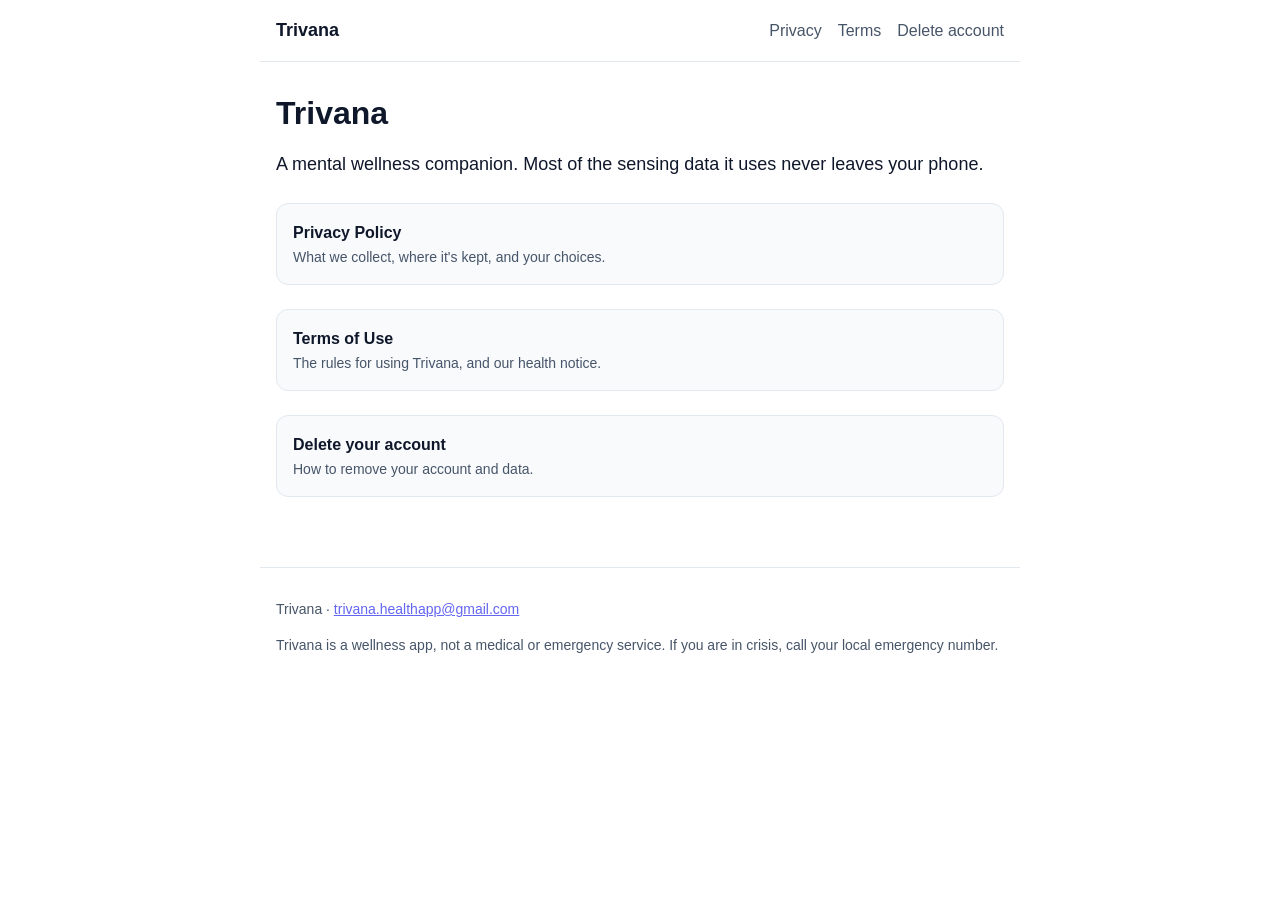
<file: index.html>
<!doctype html>
<html lang="en">
<head>
  <meta charset="utf-8">
  <meta name="viewport" content="width=device-width, initial-scale=1">
  <title>Trivana – Trivana</title>
  <meta name="description" content="Trivana privacy policy, terms of use and account deletion.">
  <link rel="stylesheet" href="styles.css">
</head>
<body>

  <nav class="nav">
    <a href="index.html" class="brand">Trivana</a>
    <div class="links">
      <a href="privacy-policy.html">Privacy</a>
      <a href="terms.html">Terms</a>
      <a href="delete-account.html">Delete account</a>
    </div>
  </nav>
  <main>
    <h1>Trivana</h1>
    <p class="lead">A mental wellness companion. Most of the sensing data it uses never leaves your phone.</p>
    <ul class="cards">
      <li><a href="privacy-policy.html"><strong>Privacy Policy</strong><span>What we collect, where it's kept, and your choices.</span></a></li>
      <li><a href="terms.html"><strong>Terms of Use</strong><span>The rules for using Trivana, and our health notice.</span></a></li>
      <li><a href="delete-account.html"><strong>Delete your account</strong><span>How to remove your account and data.</span></a></li>
    </ul>
  </main>
  <footer>
    <p>Trivana · <a href="mailto:trivana.healthapp@gmail.com">trivana.healthapp@gmail.com</a></p>
    <p class="muted">Trivana is a wellness app, not a medical or emergency service. If you are in crisis, call your local emergency number.</p>
  </footer>
</body>
</html>
</file>
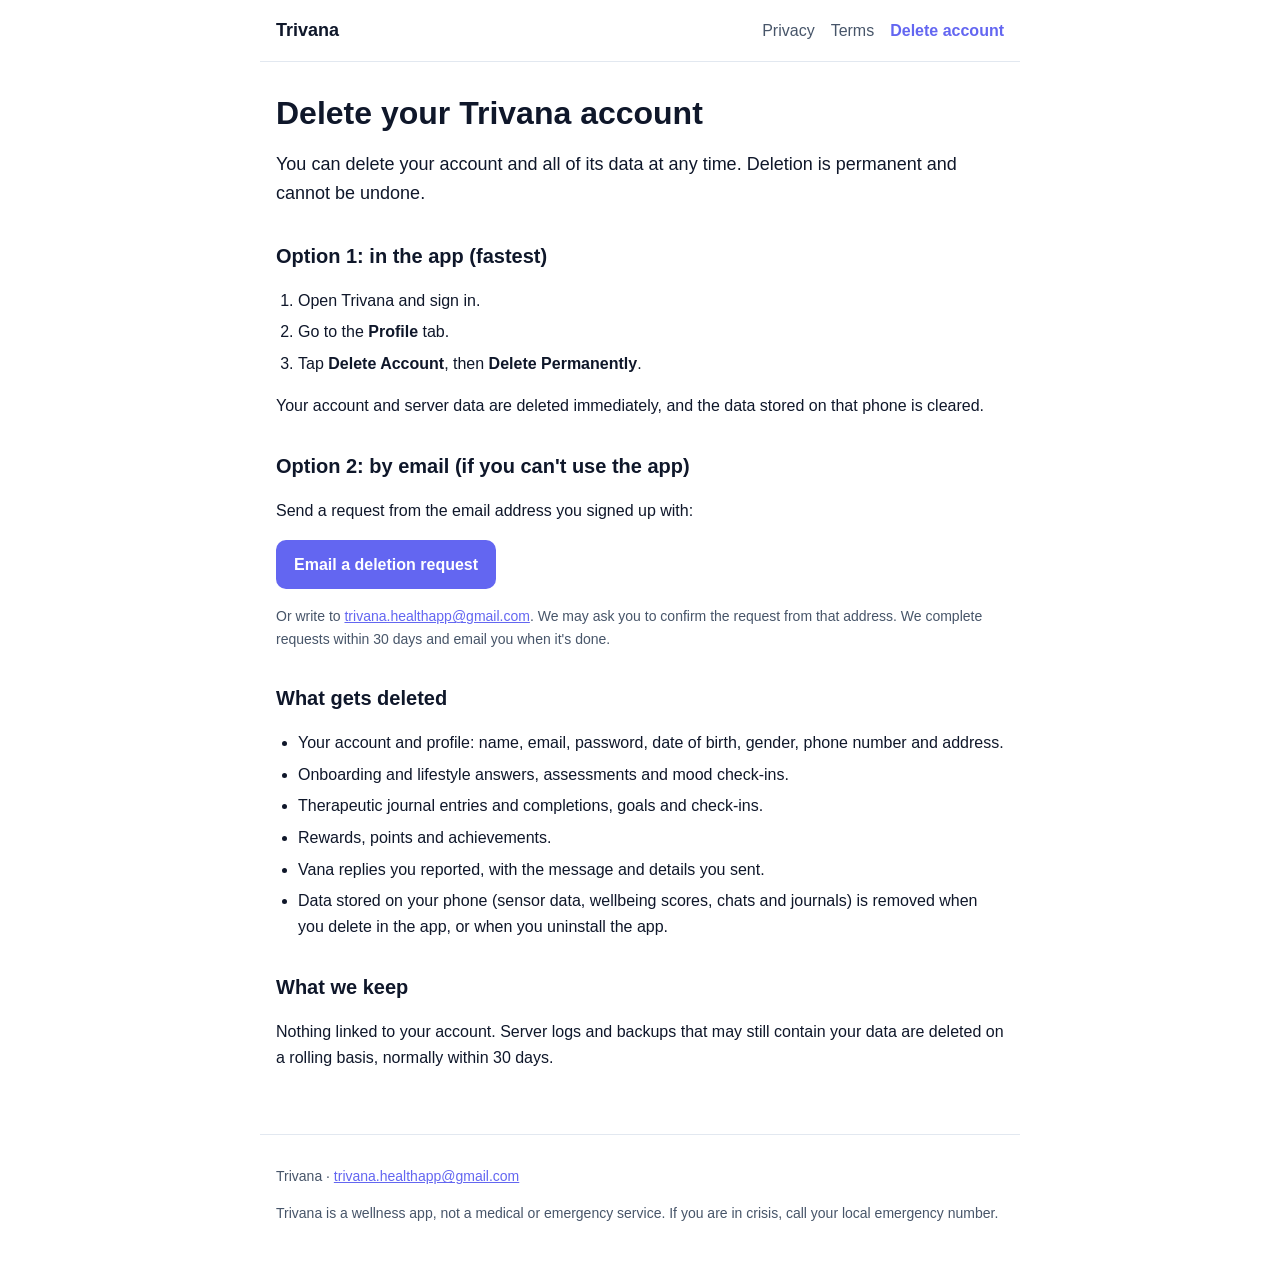
<file: delete-account.html>
<!doctype html>
<html lang="en">
<head>
  <meta charset="utf-8">
  <meta name="viewport" content="width=device-width, initial-scale=1">
  <title>Delete your account – Trivana</title>
  <meta name="description" content="How to delete your Trivana account and data.">
  <link rel="stylesheet" href="styles.css">
</head>
<body>

  <nav class="nav">
    <a href="index.html" class="brand">Trivana</a>
    <div class="links">
      <a href="privacy-policy.html">Privacy</a>
      <a href="terms.html">Terms</a>
      <a href="delete-account.html" aria-current="page">Delete account</a>
    </div>
  </nav>
  <main>
    <h1>Delete your Trivana account</h1>
    <p class="lead">You can delete your account and all of its data at any time. Deletion is permanent and cannot be undone.</p>

    <section>
      <h2>Option 1: in the app (fastest)</h2>
      <ol>
        <li>Open Trivana and sign in.</li>
        <li>Go to the <strong>Profile</strong> tab.</li>
        <li>Tap <strong>Delete Account</strong>, then <strong>Delete Permanently</strong>.</li>
      </ol>
      <p>Your account and server data are deleted immediately, and the data stored on that phone is cleared.</p>
    </section>

    <section>
      <h2>Option 2: by email (if you can't use the app)</h2>
      <p>Send a request from the email address you signed up with:</p>
      <p><a class="button" href="mailto:trivana.healthapp@gmail.com?subject=Trivana%20account%20deletion%20request&amp;body=Please%20delete%20my%20account%20and%20all%20associated%20data.%0A%0AEmail%20address%20on%20the%20account%3A%20%0AName%20on%20the%20account%3A%20%0A">Email a deletion request</a></p>
      <p class="muted">Or write to <a href="mailto:trivana.healthapp@gmail.com">trivana.healthapp@gmail.com</a>. We may ask you to confirm the request from that address. We complete requests within 30 days and email you when it's done.</p>
    </section>

    <section>
      <h2>What gets deleted</h2>
      <ul>
        <li>Your account and profile: name, email, password, date of birth, gender, phone number and address.</li>
        <li>Onboarding and lifestyle answers, assessments and mood check-ins.</li>
        <li>Therapeutic journal entries and completions, goals and check-ins.</li>
        <li>Rewards, points and achievements.</li>
        <li>Vana replies you reported, with the message and details you sent.</li>
        <li>Data stored on your phone (sensor data, wellbeing scores, chats and journals) is removed when you delete in the app, or when you uninstall the app.</li>
      </ul>
    </section>

    <section>
      <h2>What we keep</h2>
      <p>Nothing linked to your account. Server logs and backups that may still contain your data are deleted on a rolling basis, normally within 30 days.</p>
    </section>
  </main>
  <footer>
    <p>Trivana · <a href="mailto:trivana.healthapp@gmail.com">trivana.healthapp@gmail.com</a></p>
    <p class="muted">Trivana is a wellness app, not a medical or emergency service. If you are in crisis, call your local emergency number.</p>
  </footer>
</body>
</html>
</file>
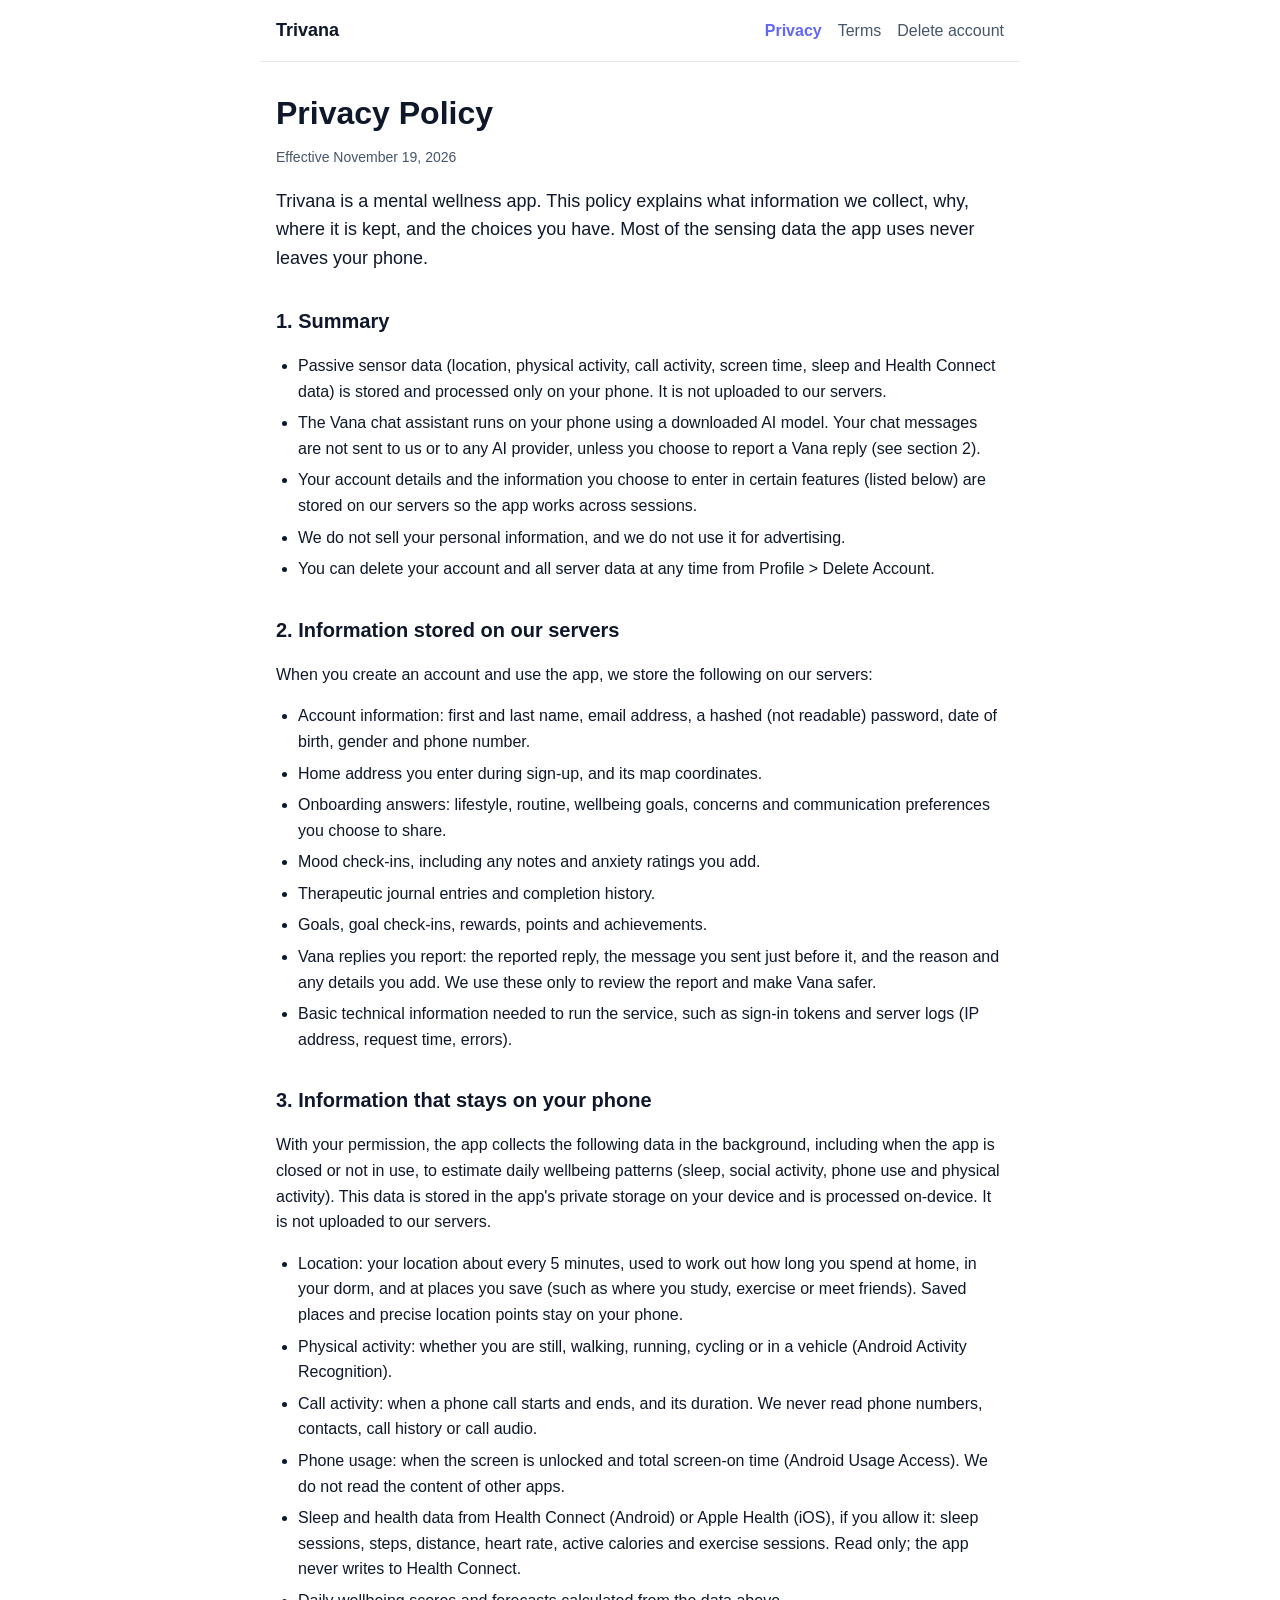
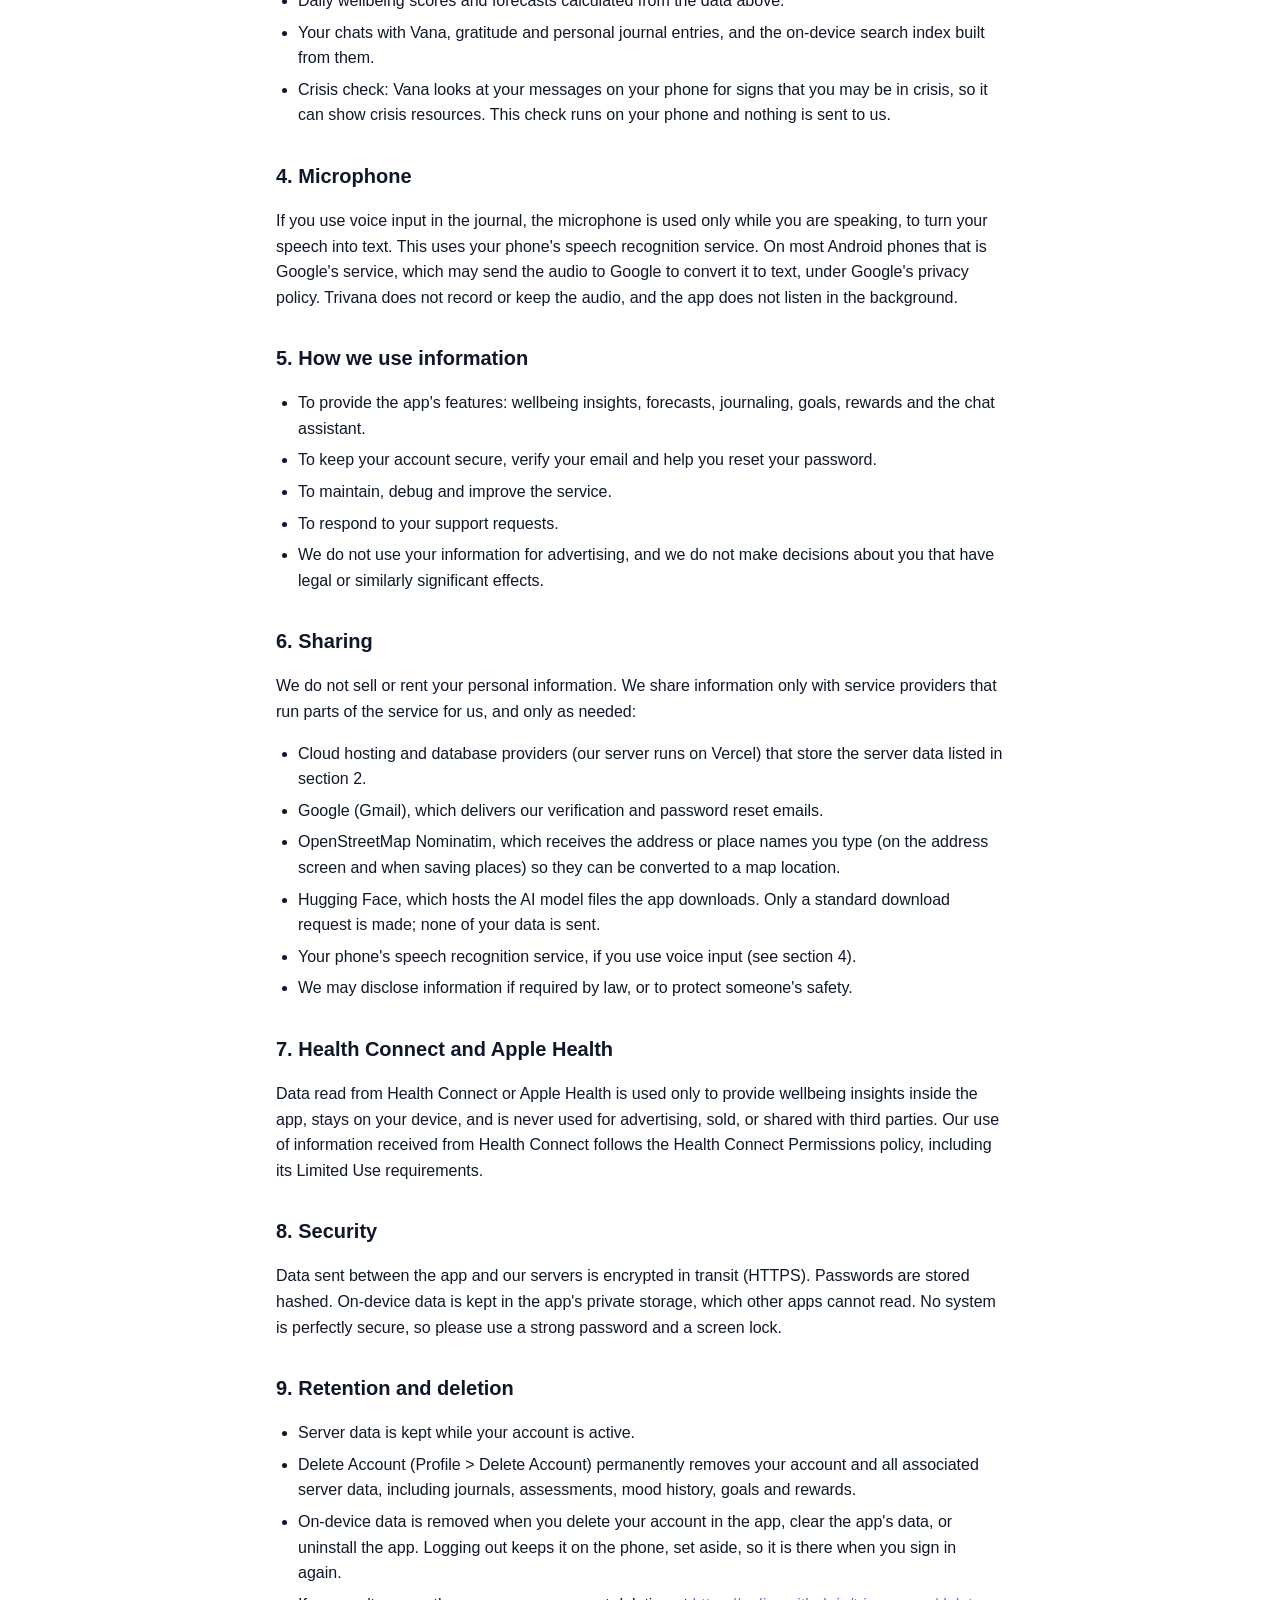
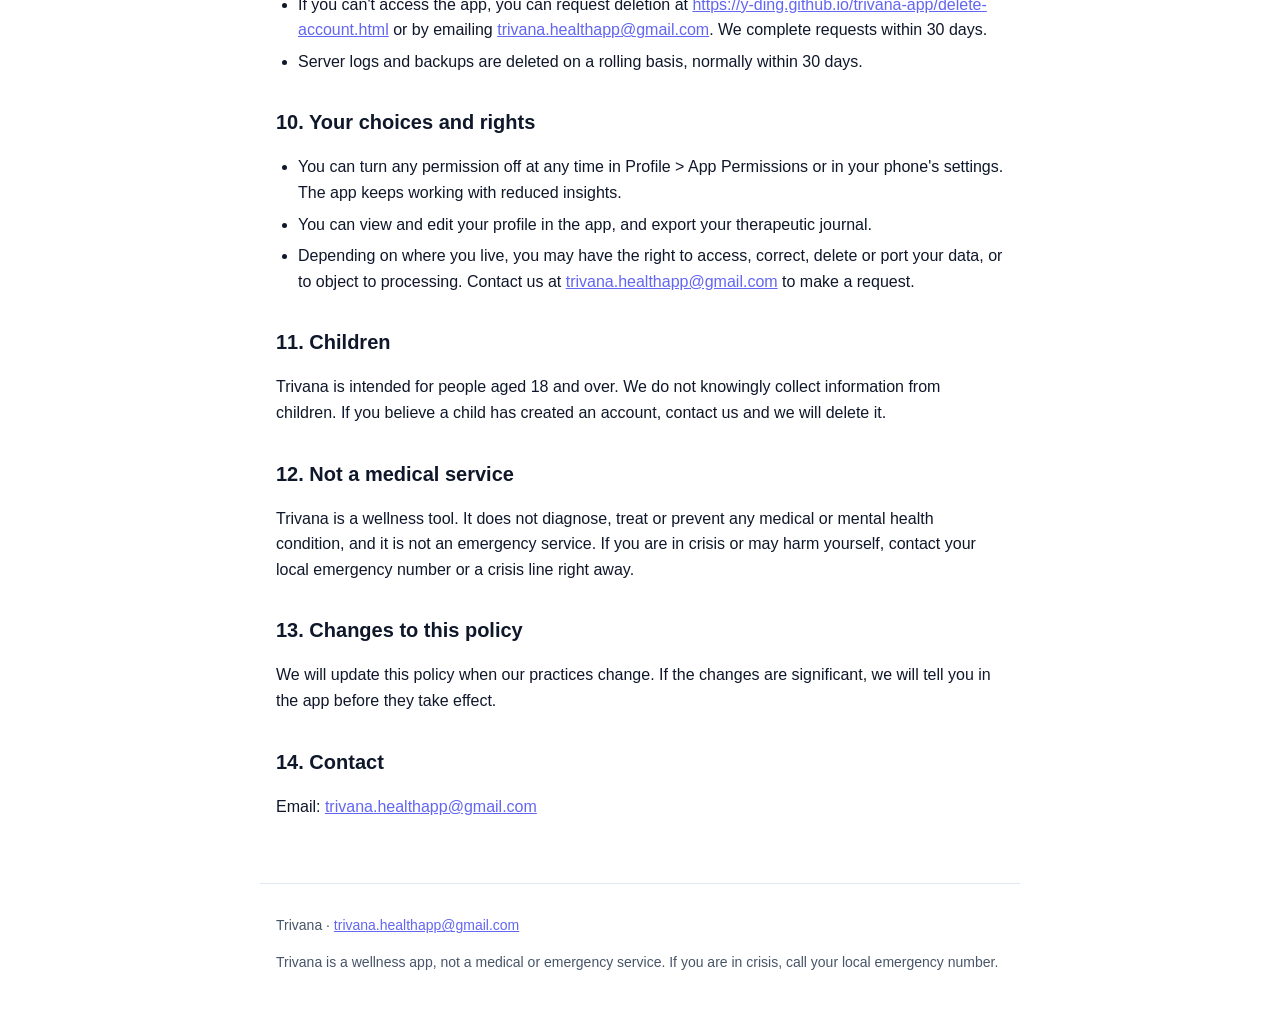
<file: privacy-policy.html>
<!doctype html>
<html lang="en">
<head>
  <meta charset="utf-8">
  <meta name="viewport" content="width=device-width, initial-scale=1">
  <title>Privacy Policy – Trivana</title>
  <meta name="description" content="How Trivana collects, uses and protects your data.">
  <link rel="stylesheet" href="styles.css">
</head>
<body>

  <nav class="nav">
    <a href="index.html" class="brand">Trivana</a>
    <div class="links">
      <a href="privacy-policy.html" aria-current="page">Privacy</a>
      <a href="terms.html">Terms</a>
      <a href="delete-account.html">Delete account</a>
    </div>
  </nav>
  <main>
    <h1>Privacy Policy</h1>
    <p class="muted">Effective November 19, 2026</p>
    <p class="lead">Trivana is a mental wellness app. This policy explains what information we collect, why, where it is kept, and the choices you have. Most of the sensing data the app uses never leaves your phone.</p>
    <section>
      <h2>1. Summary</h2>
      <ul>
        <li>Passive sensor data (location, physical activity, call activity, screen time, sleep and Health Connect data) is stored and processed only on your phone. It is not uploaded to our servers.</li>
        <li>The Vana chat assistant runs on your phone using a downloaded AI model. Your chat messages are not sent to us or to any AI provider, unless you choose to report a Vana reply (see section 2).</li>
        <li>Your account details and the information you choose to enter in certain features (listed below) are stored on our servers so the app works across sessions.</li>
        <li>We do not sell your personal information, and we do not use it for advertising.</li>
        <li>You can delete your account and all server data at any time from Profile &gt; Delete Account.</li>
      </ul>
    </section>
    <section>
      <h2>2. Information stored on our servers</h2>
      <p>When you create an account and use the app, we store the following on our servers:</p>
      <ul>
        <li>Account information: first and last name, email address, a hashed (not readable) password, date of birth, gender and phone number.</li>
        <li>Home address you enter during sign-up, and its map coordinates.</li>
        <li>Onboarding answers: lifestyle, routine, wellbeing goals, concerns and communication preferences you choose to share.</li>
        <li>Mood check-ins, including any notes and anxiety ratings you add.</li>
        <li>Therapeutic journal entries and completion history.</li>
        <li>Goals, goal check-ins, rewards, points and achievements.</li>
        <li>Vana replies you report: the reported reply, the message you sent just before it, and the reason and any details you add. We use these only to review the report and make Vana safer.</li>
        <li>Basic technical information needed to run the service, such as sign-in tokens and server logs (IP address, request time, errors).</li>
      </ul>
    </section>
    <section>
      <h2>3. Information that stays on your phone</h2>
      <p>With your permission, the app collects the following data in the background, including when the app is closed or not in use, to estimate daily wellbeing patterns (sleep, social activity, phone use and physical activity). This data is stored in the app's private storage on your device and is processed on-device. It is not uploaded to our servers.</p>
      <ul>
        <li>Location: your location about every 5 minutes, used to work out how long you spend at home, in your dorm, and at places you save (such as where you study, exercise or meet friends). Saved places and precise location points stay on your phone.</li>
        <li>Physical activity: whether you are still, walking, running, cycling or in a vehicle (Android Activity Recognition).</li>
        <li>Call activity: when a phone call starts and ends, and its duration. We never read phone numbers, contacts, call history or call audio.</li>
        <li>Phone usage: when the screen is unlocked and total screen-on time (Android Usage Access). We do not read the content of other apps.</li>
        <li>Sleep and health data from Health Connect (Android) or Apple Health (iOS), if you allow it: sleep sessions, steps, distance, heart rate, active calories and exercise sessions. Read only; the app never writes to Health Connect.</li>
        <li>Daily wellbeing scores and forecasts calculated from the data above.</li>
        <li>Your chats with Vana, gratitude and personal journal entries, and the on-device search index built from them.</li>
        <li>Crisis check: Vana looks at your messages on your phone for signs that you may be in crisis, so it can show crisis resources. This check runs on your phone and nothing is sent to us.</li>
      </ul>
    </section>
    <section>
      <h2>4. Microphone</h2>
      <p>If you use voice input in the journal, the microphone is used only while you are speaking, to turn your speech into text. This uses your phone's speech recognition service. On most Android phones that is Google's service, which may send the audio to Google to convert it to text, under Google's privacy policy. Trivana does not record or keep the audio, and the app does not listen in the background.</p>
    </section>
    <section>
      <h2>5. How we use information</h2>
      <ul>
        <li>To provide the app's features: wellbeing insights, forecasts, journaling, goals, rewards and the chat assistant.</li>
        <li>To keep your account secure, verify your email and help you reset your password.</li>
        <li>To maintain, debug and improve the service.</li>
        <li>To respond to your support requests.</li>
        <li>We do not use your information for advertising, and we do not make decisions about you that have legal or similarly significant effects.</li>
      </ul>
    </section>
    <section>
      <h2>6. Sharing</h2>
      <p>We do not sell or rent your personal information. We share information only with service providers that run parts of the service for us, and only as needed:</p>
      <ul>
        <li>Cloud hosting and database providers (our server runs on Vercel) that store the server data listed in section 2.</li>
        <li>Google (Gmail), which delivers our verification and password reset emails.</li>
        <li>OpenStreetMap Nominatim, which receives the address or place names you type (on the address screen and when saving places) so they can be converted to a map location.</li>
        <li>Hugging Face, which hosts the AI model files the app downloads. Only a standard download request is made; none of your data is sent.</li>
        <li>Your phone's speech recognition service, if you use voice input (see section 4).</li>
        <li>We may disclose information if required by law, or to protect someone's safety.</li>
      </ul>
    </section>
    <section>
      <h2>7. Health Connect and Apple Health</h2>
      <p>Data read from Health Connect or Apple Health is used only to provide wellbeing insights inside the app, stays on your device, and is never used for advertising, sold, or shared with third parties. Our use of information received from Health Connect follows the Health Connect Permissions policy, including its Limited Use requirements.</p>
    </section>
    <section>
      <h2>8. Security</h2>
      <p>Data sent between the app and our servers is encrypted in transit (HTTPS). Passwords are stored hashed. On-device data is kept in the app's private storage, which other apps cannot read. No system is perfectly secure, so please use a strong password and a screen lock.</p>
    </section>
    <section>
      <h2>9. Retention and deletion</h2>
      <ul>
        <li>Server data is kept while your account is active.</li>
        <li>Delete Account (Profile &gt; Delete Account) permanently removes your account and all associated server data, including journals, assessments, mood history, goals and rewards.</li>
        <li>On-device data is removed when you delete your account in the app, clear the app's data, or uninstall the app. Logging out keeps it on the phone, set aside, so it is there when you sign in again.</li>
        <li>If you can't access the app, you can request deletion at <a href="https://y-ding.github.io/trivana-app/delete-account.html">https://y-ding.github.io/trivana-app/delete-account.html</a> or by emailing <a href="mailto:trivana.healthapp@gmail.com">trivana.healthapp@gmail.com</a>. We complete requests within 30 days.</li>
        <li>Server logs and backups are deleted on a rolling basis, normally within 30 days.</li>
      </ul>
    </section>
    <section>
      <h2>10. Your choices and rights</h2>
      <ul>
        <li>You can turn any permission off at any time in Profile &gt; App Permissions or in your phone's settings. The app keeps working with reduced insights.</li>
        <li>You can view and edit your profile in the app, and export your therapeutic journal.</li>
        <li>Depending on where you live, you may have the right to access, correct, delete or port your data, or to object to processing. Contact us at <a href="mailto:trivana.healthapp@gmail.com">trivana.healthapp@gmail.com</a> to make a request.</li>
      </ul>
    </section>
    <section>
      <h2>11. Children</h2>
      <p>Trivana is intended for people aged 18 and over. We do not knowingly collect information from children. If you believe a child has created an account, contact us and we will delete it.</p>
    </section>
    <section>
      <h2>12. Not a medical service</h2>
      <p>Trivana is a wellness tool. It does not diagnose, treat or prevent any medical or mental health condition, and it is not an emergency service. If you are in crisis or may harm yourself, contact your local emergency number or a crisis line right away.</p>
    </section>
    <section>
      <h2>13. Changes to this policy</h2>
      <p>We will update this policy when our practices change. If the changes are significant, we will tell you in the app before they take effect.</p>
    </section>
    <section>
      <h2>14. Contact</h2>
      <p>Email: <a href="mailto:trivana.healthapp@gmail.com">trivana.healthapp@gmail.com</a></p>
    </section>
  </main>
  <footer>
    <p>Trivana · <a href="mailto:trivana.healthapp@gmail.com">trivana.healthapp@gmail.com</a></p>
    <p class="muted">Trivana is a wellness app, not a medical or emergency service. If you are in crisis, call your local emergency number.</p>
  </footer>
</body>
</html>
</file>
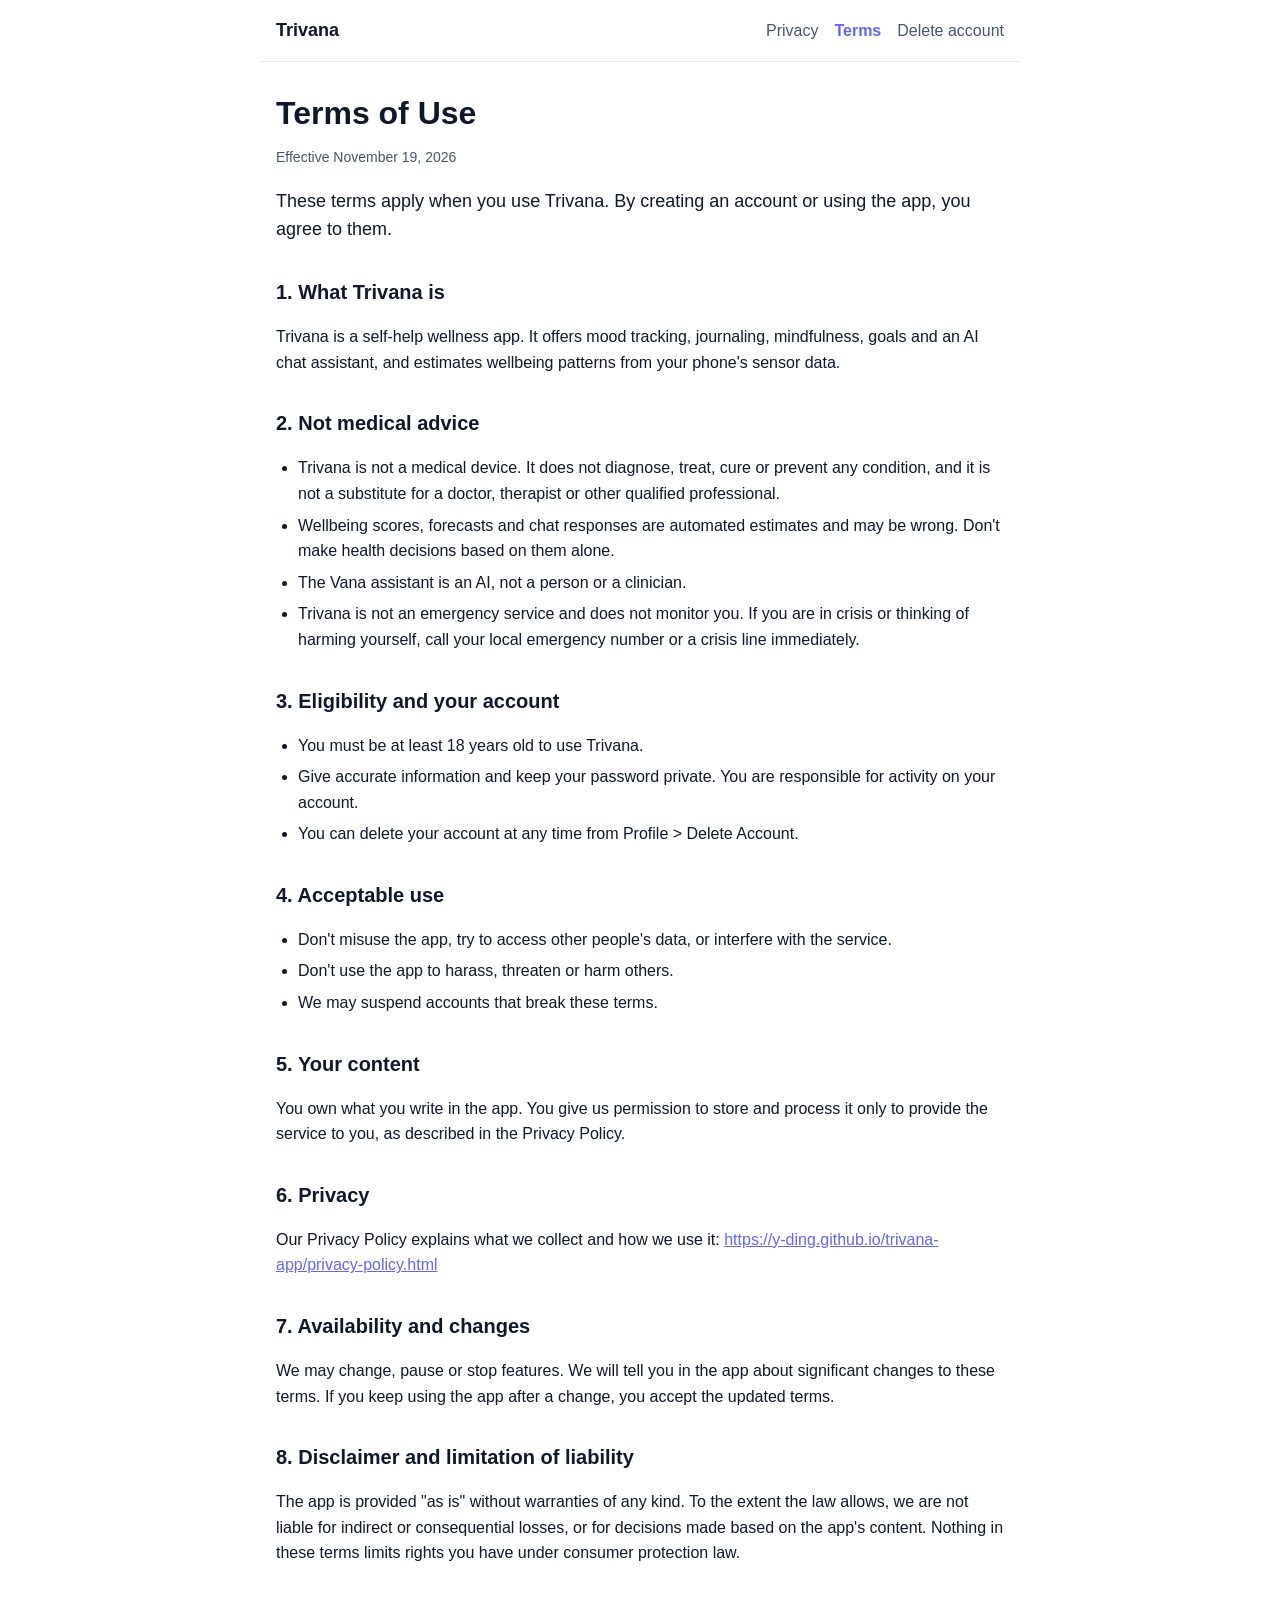
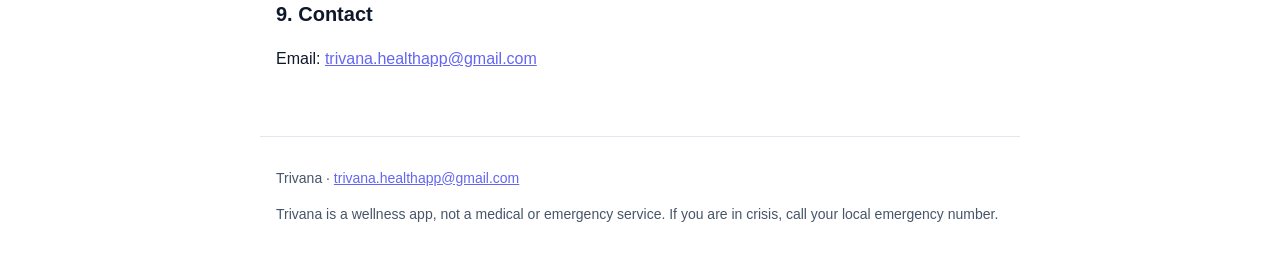
<file: terms.html>
<!doctype html>
<html lang="en">
<head>
  <meta charset="utf-8">
  <meta name="viewport" content="width=device-width, initial-scale=1">
  <title>Terms of Use – Trivana</title>
  <meta name="description" content="Terms of use for Trivana.">
  <link rel="stylesheet" href="styles.css">
</head>
<body>

  <nav class="nav">
    <a href="index.html" class="brand">Trivana</a>
    <div class="links">
      <a href="privacy-policy.html">Privacy</a>
      <a href="terms.html" aria-current="page">Terms</a>
      <a href="delete-account.html">Delete account</a>
    </div>
  </nav>
  <main>
    <h1>Terms of Use</h1>
    <p class="muted">Effective November 19, 2026</p>
    <p class="lead">These terms apply when you use Trivana. By creating an account or using the app, you agree to them.</p>
    <section>
      <h2>1. What Trivana is</h2>
      <p>Trivana is a self-help wellness app. It offers mood tracking, journaling, mindfulness, goals and an AI chat assistant, and estimates wellbeing patterns from your phone's sensor data.</p>
    </section>
    <section>
      <h2>2. Not medical advice</h2>
      <ul>
        <li>Trivana is not a medical device. It does not diagnose, treat, cure or prevent any condition, and it is not a substitute for a doctor, therapist or other qualified professional.</li>
        <li>Wellbeing scores, forecasts and chat responses are automated estimates and may be wrong. Don't make health decisions based on them alone.</li>
        <li>The Vana assistant is an AI, not a person or a clinician.</li>
        <li>Trivana is not an emergency service and does not monitor you. If you are in crisis or thinking of harming yourself, call your local emergency number or a crisis line immediately.</li>
      </ul>
    </section>
    <section>
      <h2>3. Eligibility and your account</h2>
      <ul>
        <li>You must be at least 18 years old to use Trivana.</li>
        <li>Give accurate information and keep your password private. You are responsible for activity on your account.</li>
        <li>You can delete your account at any time from Profile &gt; Delete Account.</li>
      </ul>
    </section>
    <section>
      <h2>4. Acceptable use</h2>
      <ul>
        <li>Don't misuse the app, try to access other people's data, or interfere with the service.</li>
        <li>Don't use the app to harass, threaten or harm others.</li>
        <li>We may suspend accounts that break these terms.</li>
      </ul>
    </section>
    <section>
      <h2>5. Your content</h2>
      <p>You own what you write in the app. You give us permission to store and process it only to provide the service to you, as described in the Privacy Policy.</p>
    </section>
    <section>
      <h2>6. Privacy</h2>
      <p>Our Privacy Policy explains what we collect and how we use it: <a href="https://y-ding.github.io/trivana-app/privacy-policy.html">https://y-ding.github.io/trivana-app/privacy-policy.html</a></p>
    </section>
    <section>
      <h2>7. Availability and changes</h2>
      <p>We may change, pause or stop features. We will tell you in the app about significant changes to these terms. If you keep using the app after a change, you accept the updated terms.</p>
    </section>
    <section>
      <h2>8. Disclaimer and limitation of liability</h2>
      <p>The app is provided &quot;as is&quot; without warranties of any kind. To the extent the law allows, we are not liable for indirect or consequential losses, or for decisions made based on the app's content. Nothing in these terms limits rights you have under consumer protection law.</p>
    </section>
    <section>
      <h2>9. Contact</h2>
      <p>Email: <a href="mailto:trivana.healthapp@gmail.com">trivana.healthapp@gmail.com</a></p>
    </section>
  </main>
  <footer>
    <p>Trivana · <a href="mailto:trivana.healthapp@gmail.com">trivana.healthapp@gmail.com</a></p>
    <p class="muted">Trivana is a wellness app, not a medical or emergency service. If you are in crisis, call your local emergency number.</p>
  </footer>
</body>
</html>
</file>
<file: styles.css>
:root {
  --bg: #ffffff; --fg: #0f172a; --muted: #475569; --accent: #6366f1; --card: #f8fafc; --border: #e2e8f0;
}
@media (prefers-color-scheme: dark) {
  :root { --bg: #0b1020; --fg: #e2e8f0; --muted: #94a3b8; --accent: #a5b4fc; --card: #131a2e; --border: #24304d; }
}
* { box-sizing: border-box; }
body { margin: 0; background: var(--bg); color: var(--fg); font: 16px/1.6 -apple-system, BlinkMacSystemFont, "Segoe UI", Roboto, sans-serif; }
.nav { display: flex; flex-wrap: wrap; gap: 12px; justify-content: space-between; align-items: center; max-width: 760px; margin: 0 auto; padding: 16px; border-bottom: 1px solid var(--border); }
.nav .brand { font-weight: 800; font-size: 18px; color: var(--fg); text-decoration: none; }
.nav .links { display: flex; gap: 16px; flex-wrap: wrap; }
.nav .links a { color: var(--muted); text-decoration: none; }
.nav .links a[aria-current="page"] { color: var(--accent); font-weight: 600; }
main { max-width: 760px; margin: 0 auto; padding: 24px 16px 48px; }
h1 { font-size: 32px; line-height: 1.2; margin: 8px 0; }
h2 { font-size: 20px; margin: 32px 0 8px; }
.lead { font-size: 18px; }
.muted { color: var(--muted); font-size: 14px; }
a { color: var(--accent); overflow-wrap: anywhere; }
ul, ol { padding-left: 22px; }
li { margin: 6px 0; }
.button { display: inline-block; padding: 12px 18px; border-radius: 10px; background: var(--accent); color: #fff; text-decoration: none; font-weight: 600; }
@media (prefers-color-scheme: dark) { .button { color: #0b1020; } }
.cards { list-style: none; padding: 0; display: grid; gap: 12px; }
.cards a { display: block; padding: 16px; border: 1px solid var(--border); border-radius: 12px; background: var(--card); color: var(--fg); text-decoration: none; }
.cards span { display: block; color: var(--muted); font-size: 14px; }
footer { max-width: 760px; margin: 0 auto; padding: 16px 16px 40px; border-top: 1px solid var(--border); color: var(--muted); font-size: 14px; }
</file>
